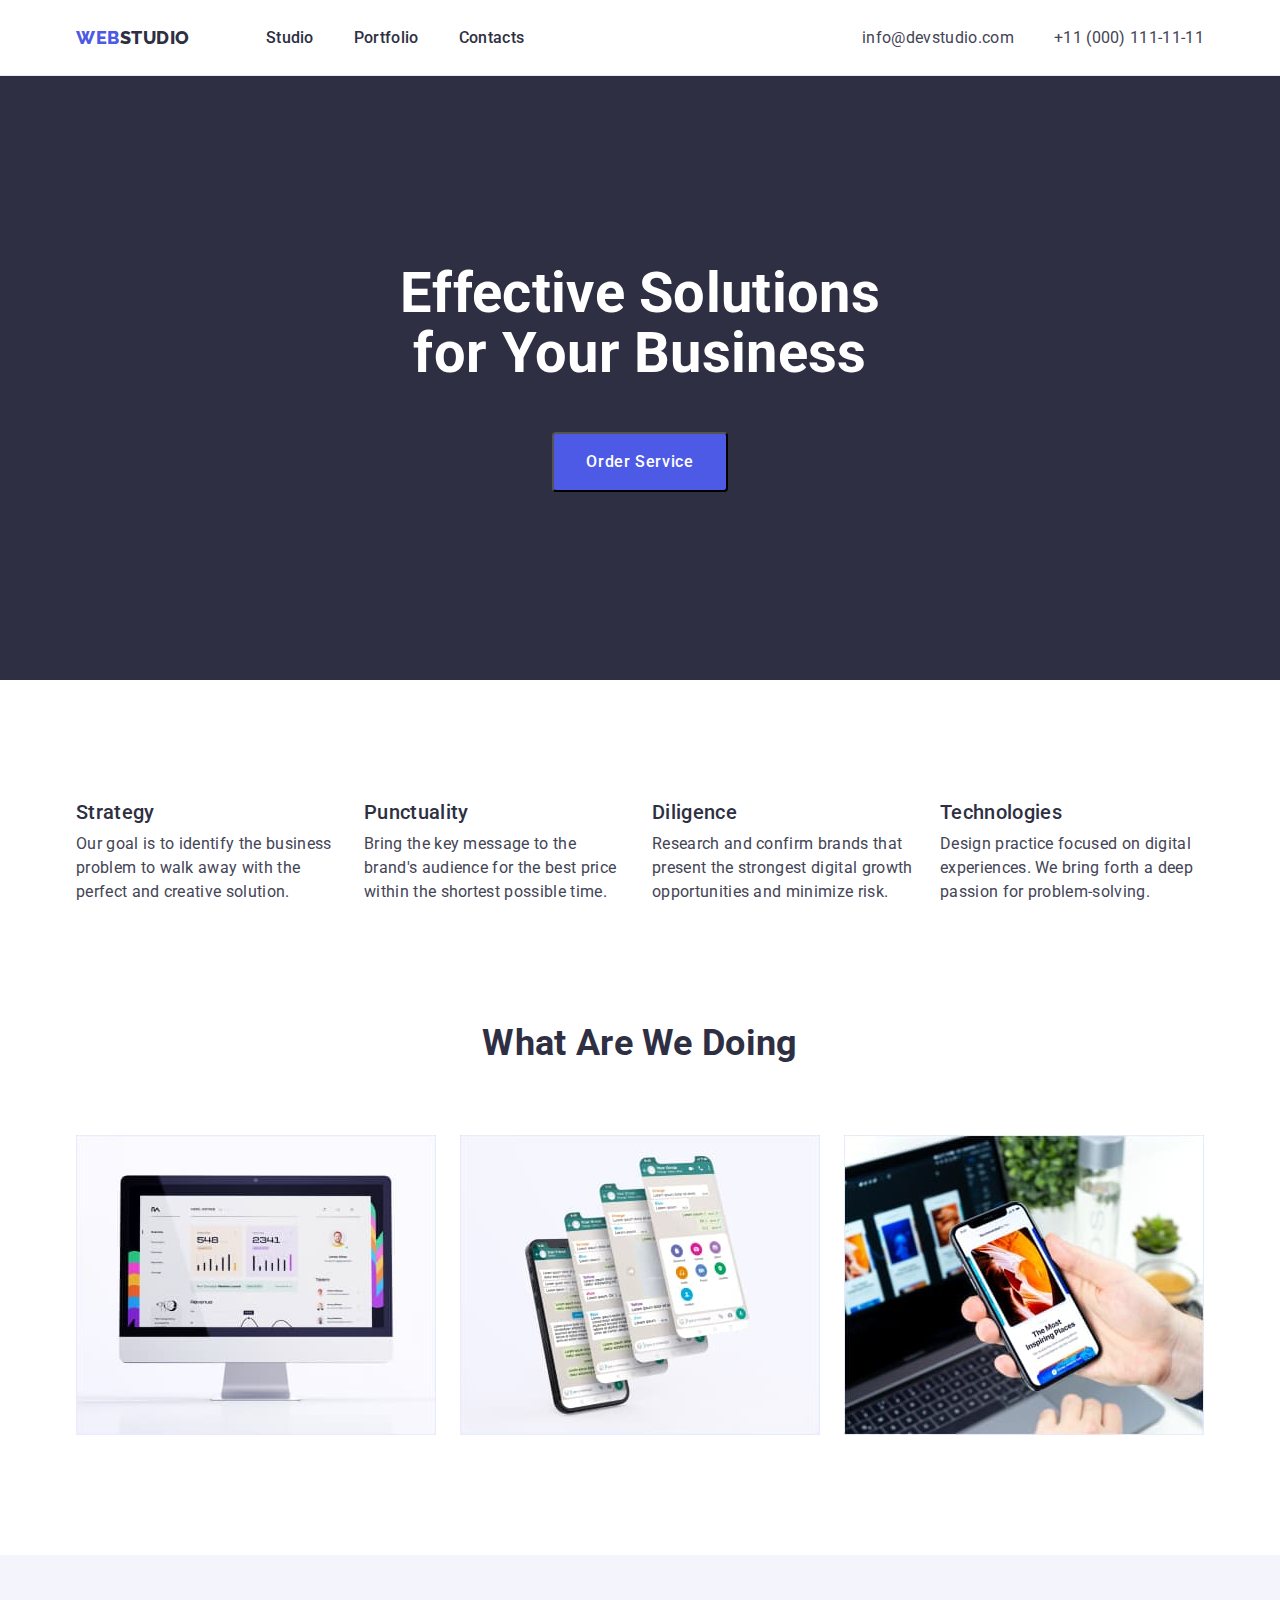
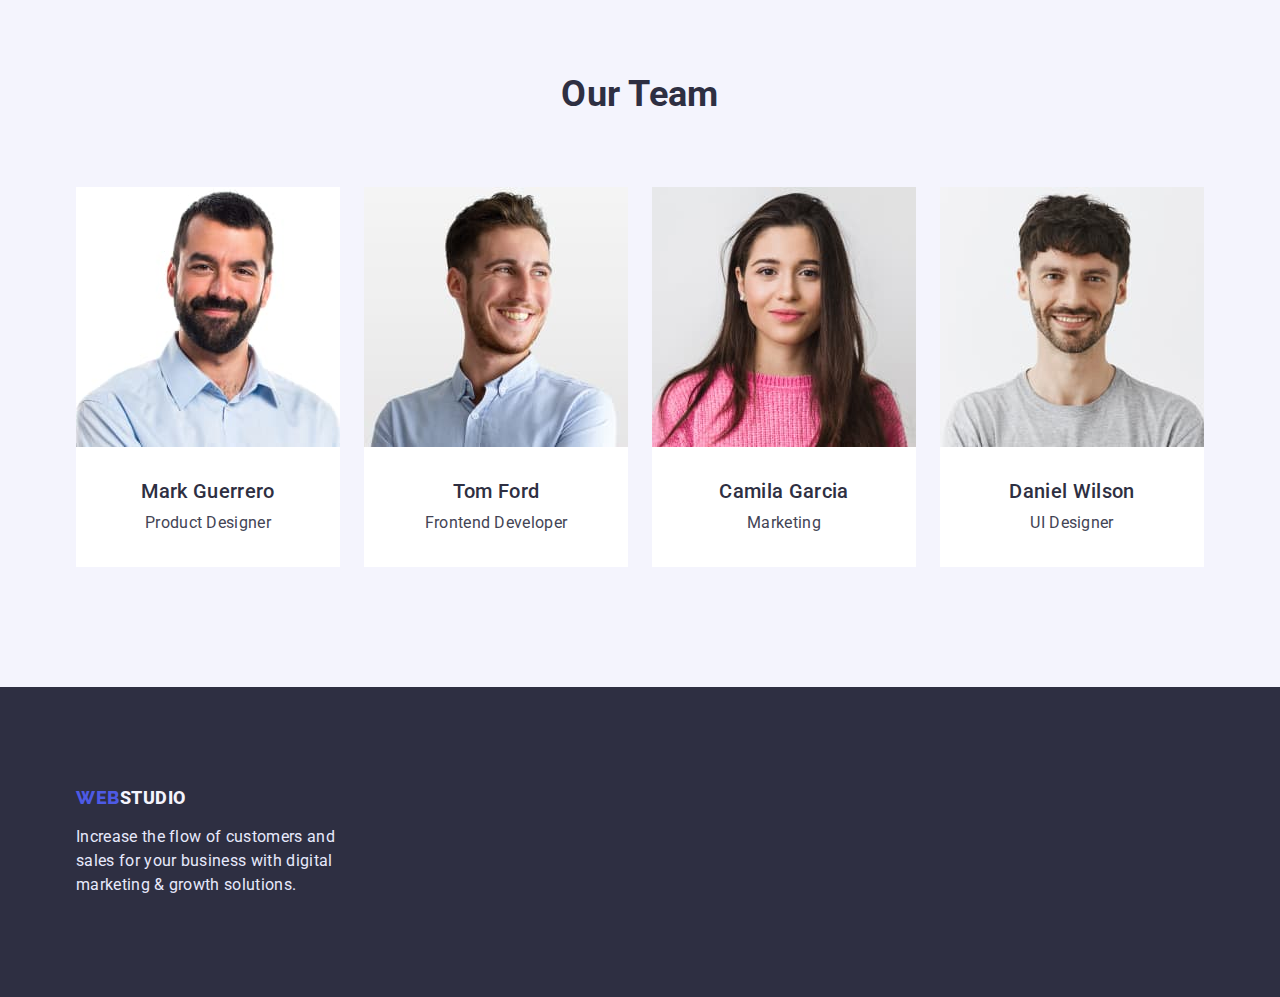
<file: index.html>
<!DOCTYPE html>
<html lang="en">
  <head>
    <meta charset="UTF-8" />
    <meta http-equiv="X-UA-Compatible" content="IE=edge" />
    <meta name="viewport" content="width=device-width, initial-scale=1.0" />
    <title>WebStudio</title>
    <link
      rel="stylesheet"
      href="https://cdnjs.cloudflare.com/ajax/libs/modern-normalize/1.1.0/modern-normalize.css"
      integrity="sha512-Y0MM+V6ymRKN2zStTqzQ227DWhhp4Mzdo6gnlRnuaNCbc+YN/ZH0sBCLTM4M0oSy9c9VKiCvd4Jk44aCLrNS5Q=="
      crossorigin="anonymous"
      referrerpolicy="no-referrer"
    />
    <link rel="preconnect" href="https://fonts.googleapis.com" />
    <link rel="preconnect" href="https://fonts.gstatic.com" crossorigin />
    <link
      href="https://fonts.googleapis.com/css2?family=Raleway:wght@800&family=Roboto:wght@400;500;700;900&display=swap"
      rel="stylesheet"
    />
    <link rel="stylesheet" href="./css/styles.css" />
  </head>
  <body>
    <!-- header -->
    <header class="header">
      <div class="container header-container">
        <nav class="navigation">
          <a href="./index.html" class="header-logo link"
            ><span class="logo-first-part">Web</span>Studio</a
          >
          <ul class="header-list list">
            <li>
              <a href="./index.html" class="header-links link navigation-links"
                >Studio</a
              >
            </li>
            <li>
              <a
                href="./portfolio.html"
                class="header-links link navigation-links"
                rel="noreferrer noopener nofollower"
                >Portfolio</a
              >
            </li>
            <li>
              <a href="" class="header-links link navigation-links">Contacts</a>
            </li>
          </ul>
        </nav>
        <address class="address">
          <ul class="list address-list">
            <li>
              <a
                href="mailto:info@devstudio.com"
                class="mail-tel header-links link"
                >info@devstudio.com</a
              >
            </li>
            <li>
              <a href="tel:+110001111111" class="mail-tel header-links link"
                >+11 (000) 111-11-11</a
              >
            </li>
          </ul>
        </address>
      </div>
    </header>
    <main>
      <!-- section 1  -->
      <section class="hero-section">
        <div class="container">
          <h1 class="hero-title">Effective Solutions for Your Business</h1>
          <button type="button" class="hero-btn btn">Order Service</button>
        </div>
      </section>
      <!-- section 2 -->
      <section class="section-about">
        <div class="container">
          <h2 class="visually-hidden">About Us</h2>
          <ul class="list section-ul">
            <li class="section-items">
              <h3 class="desc-titles">Strategy</h3>
              <p class="desc-paragraph">
                Our goal is to identify the business problem to walk away with
                the perfect and creative solution.
              </p>
            </li>
            <li class="section-items">
              <h3 class="desc-titles">Punctuality</h3>
              <p class="desc-paragraph">
                Bring the key message to the brand's audience for the best price
                within the shortest possible time.
              </p>
            </li>
            <li class="section-items">
              <h3 class="desc-titles">Diligence</h3>
              <p class="desc-paragraph">
                Research and confirm brands that present the strongest digital
                growth opportunities and minimize risk.
              </p>
            </li>
            <li class="section-items">
              <h3 class="desc-titles">Technologies</h3>
              <p class="desc-paragraph">
                Design practice focused on digital experiences. We bring forth a
                deep passion for problem-solving.
              </p>
            </li>
          </ul>
        </div>
      </section>
      <!-- section 3 -->
      <section class="section-three">
        <div class="container">
          <h2 class="introdution">What are we doing</h2>
          <ul class="list third-section-list">
            <li class="third-section-items">
              <img src="./images/section2.jpg" alt="monitor" width="360" />
            </li>
            <li class="third-section-items">
              <img src="./images/sect.2.jpg" alt="messenger" width="360" />
            </li>
            <li class="third-section-items">
              <img
                src="./images/section2photo.jpg"
                alt="mobile-phone"
                width="360"
              />
            </li>
          </ul>
        </div>
      </section>
      <!-- section 4 -->
      <section class="our-team">
        <div class="container">
          <h2 class="introdution">Our Team</h2>
          <ul class="list workers-list">
            <li class="employees">
              <img
                src="./images/first-worker.jpg"
                alt="first-worker"
                width="264"
              />
              <h3 class="name-of-workers">Mark Guerrero</h3>
              <p class="workers-activity">Product Designer</p>
            </li>
            <li class="employees">
              <img
                src="./images/second-worker.jpg"
                alt="second-worker"
                width="264"
              />
              <h3 class="name-of-workers">Tom Ford</h3>
              <p class="workers-activity">Frontend Developer</p>
            </li>
            <li class="employees">
              <img
                src="./images/third-worker.jpg"
                alt="third-worker"
                width="264"
              />
              <h3 class="name-of-workers">Camila Garcia</h3>
              <p class="workers-activity">Marketing</p>
            </li>
            <li class="employees">
              <img
                src="./images/fourth-worker.jpg"
                alt="forth-worker"
                width="264"
              />
              <h3 class="name-of-workers">Daniel Wilson</h3>
              <p class="workers-activity">UI Designer</p>
            </li>
          </ul>
        </div>
      </section>
    </main>
    <!-- footer -->
    <footer class="footer">
      <div class="container">
        <a href="./index.html" class="footer-full-logo link"
          ><span class="footer-logo">Web</span>Studio</a
        >
        <p class="footer-text">
          Increase the flow of customers and sales for your business with
          digital marketing & growth solutions.
        </p>
      </div>
    </footer>
  </body>
</html>
</file>
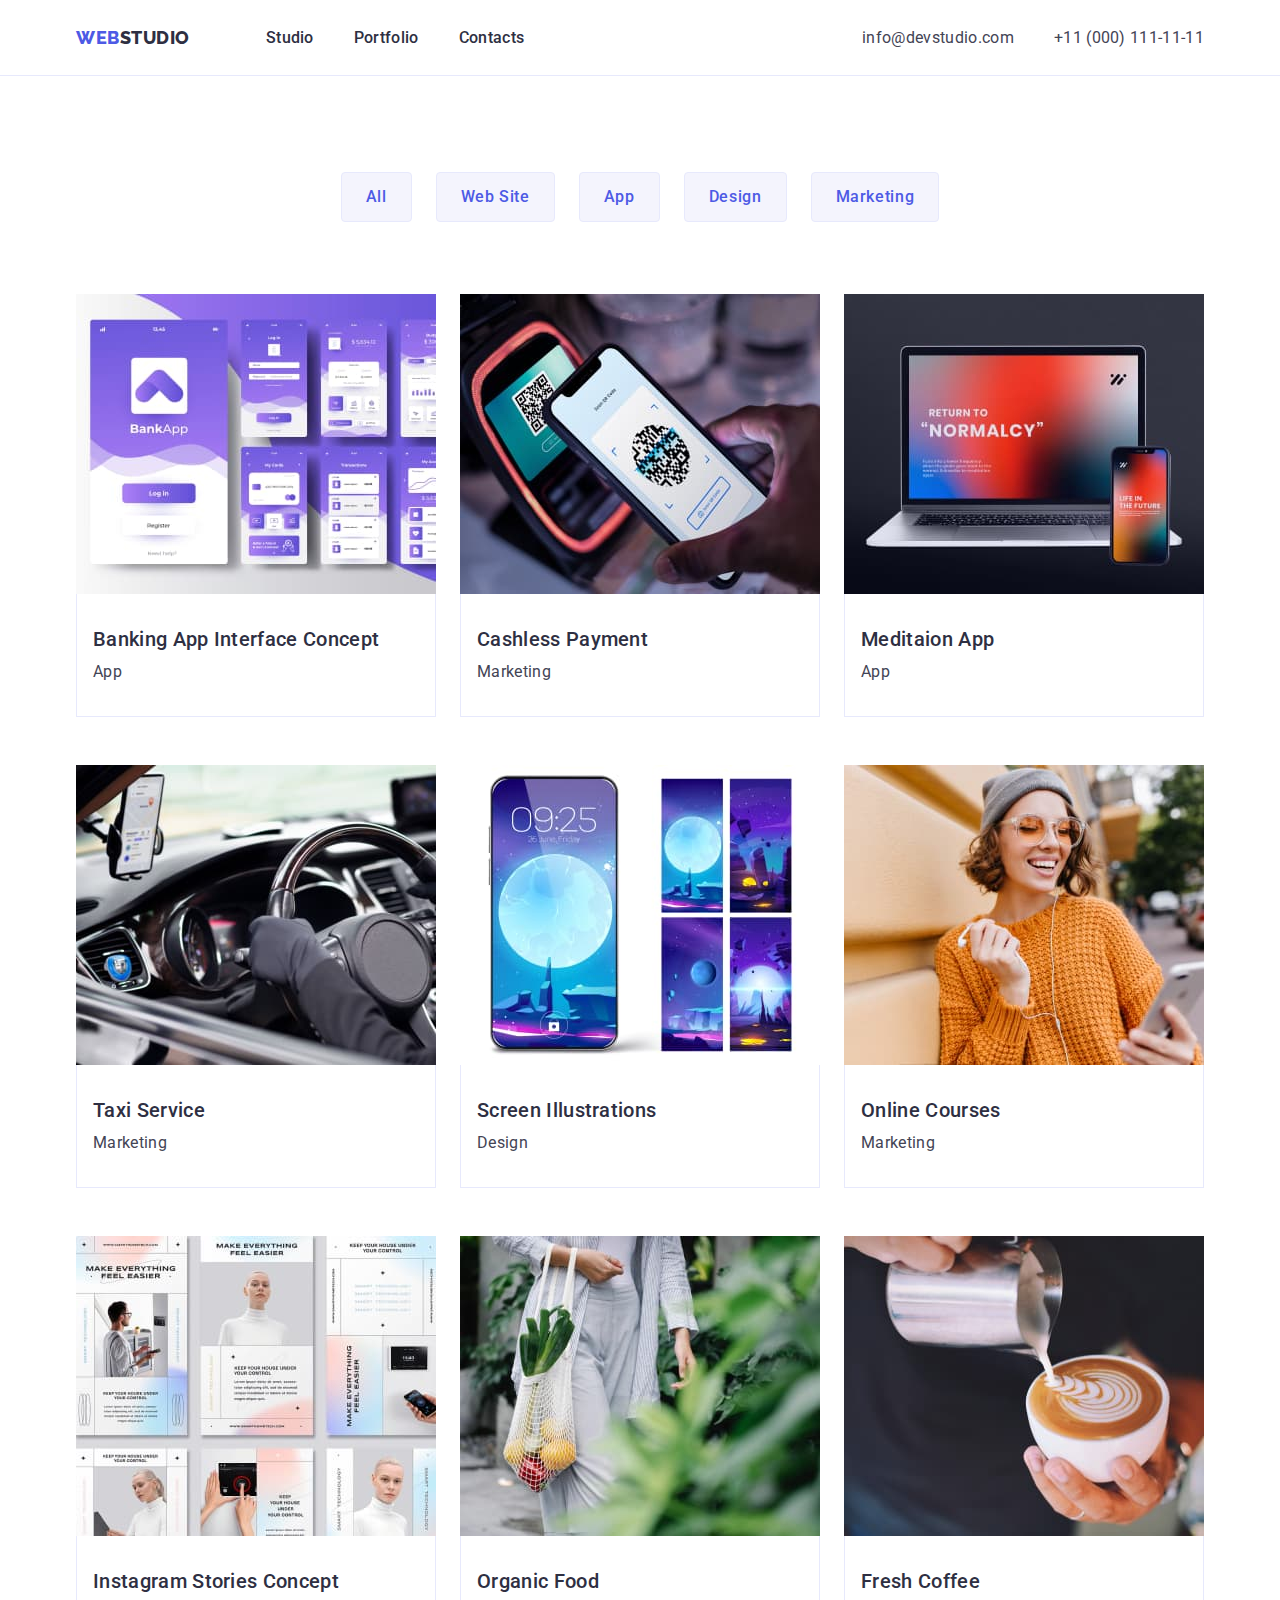
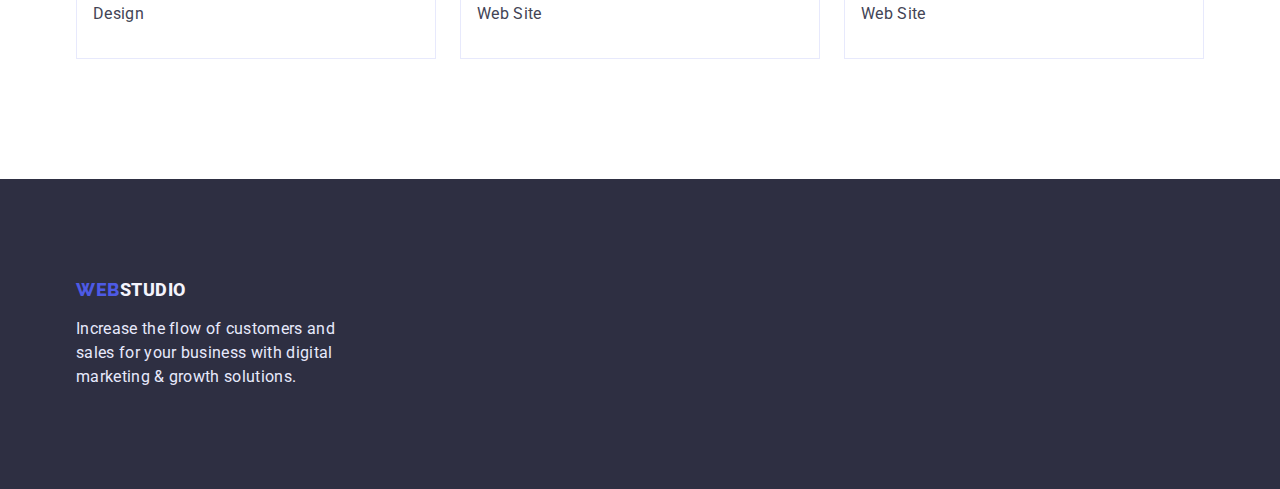
<file: portfolio.html>
<!DOCTYPE html>
<html lang="en">
  <head>
    <meta charset="UTF-8" />
    <meta http-equiv="X-UA-Compatible" content="IE=edge" />
    <meta name="viewport" content="width=device-width, initial-scale=1.0" />
    <title>Portfolio</title>
    <link rel="preconnect" href="https://fonts.googleapis.com" />
    <link rel="preconnect" href="https://fonts.gstatic.com" crossorigin />
    <link
      rel="stylesheet"
      href="https://cdnjs.cloudflare.com/ajax/libs/modern-normalize/1.1.0/modern-normalize.css"
      integrity="sha512-Y0MM+V6ymRKN2zStTqzQ227DWhhp4Mzdo6gnlRnuaNCbc+YN/ZH0sBCLTM4M0oSy9c9VKiCvd4Jk44aCLrNS5Q=="
      crossorigin="anonymous"
      referrerpolicy="no-referrer"
    />
    <link
      href="https://fonts.googleapis.com/css2?family=Raleway:wght@800&family=Roboto:wght@400;500;700;900&display=swap"
      rel="stylesheet"
    />

    <link rel="stylesheet" href="./css/styles.css" />
  </head>
  <body>
    <header class="header">
      <div class="container header-container">
        <nav class="navigation">
          <a href="./index.html" class="header-logo link"
            ><span class="logo-first-part">Web</span>Studio</a
          >
          <ul class="header-list list">
            <li>
              <a href="./index.html" class="header-links link navigation-links"
                >Studio</a
              >
            </li>
            <li>
              <a
                href="./portfolio.html"
                class="header-links link navigation-links"
                rel="noreferrer noopener nofollower"
                >Portfolio</a
              >
            </li>
            <li>
              <a href="" class="header-links link navigation-links">Contacts</a>
            </li>
          </ul>
        </nav>
        <address class="address">
          <ul class="list address-list">
            <li>
              <a
                href="mailto:info@devstudio.com"
                class="mail-tel header-links link"
                >info@devstudio.com</a
              >
            </li>
            <li>
              <a href="tel:+110001111111" class="mail-tel header-links link"
                >+11 (000) 111-11-11</a
              >
            </li>
          </ul>
        </address>
      </div>
    </header>
    <main>
      <section class="portfolio-section">
        <div class="container">
          <ul class="list buttons-list">
            <li class="buttons">
              <button type="button" class="list-button btn">All</button>
            </li>
            <li class="buttons">
              <button type="button" class="list-button btn">Web Site</button>
            </li>
            <li class="buttons">
              <button type="button" class="list-button btn">App</button>
            </li>
            <li class="buttons">
              <button type="button" class="list-button btn">Design</button>
            </li>
            <li class="buttons">
              <button type="button" class="list-button btn">Marketing</button>
            </li>
          </ul>
          <h2 class="visually-hidden">All Services</h2>
          <ul class="list images-list">
            <li class="image-item">
              <img
                src="./images/portfolio-image-1.jpg"
                width="360"
                height="300"
                alt="photo with description"
              />
              <div class="text-items">
                <h3 class="section-title">Banking App Interface Concept</h3>
                <p class="section-desc">App</p>
              </div>
            </li>
            <li class="image-item">
              <img
                src="./images/portfolio-image-2.jpg"
                width="360"
                height="300"
                alt="photo with description"
              />
              <div class="text-items">
                <h3 class="section-title">Cashless Payment</h3>
                <p class="section-desc">Marketing</p>
              </div>
            </li>
            <li class="image-item">
              <img
                src="./images/portfolio-image-3.jpg"
                width="360"
                height="300"
                alt="photo with description"
              />
              <div class="text-items">
                <h3 class="section-title">Meditaion App</h3>
                <p class="section-desc">App</p>
              </div>
            </li>
            <li class="image-item">
              <img
                src="./images/portfolio-image-4.jpg"
                width="360"
                alt="photo with description"
              />
              <div class="text-items">
                <h3 class="section-title">Taxi Service</h3>
                <p class="section-desc">Marketing</p>
              </div>
            </li>
            <li class="image-item">
              <img
                src="./images/portfolio-image-5.jpg"
                width="360"
                height="300"
                alt="photo with description"
              />
              <div class="text-items">
                <h3 class="section-title">Screen Illustrations</h3>
                <p class="section-desc">Design</p>
              </div>
            </li>
            <li class="image-item">
              <img
                src="./images/portfolio-image-6.jpg"
                width="360"
                height="300"
                alt="photo with description"
              />
              <div class="text-items">
                <h3 class="section-title">Online Courses</h3>
                <p class="section-desc">Marketing</p>
              </div>
            </li>
            <li class="image-item">
              <img
                src="./images/portfolio-image-7.jpg"
                width="360"
                height="300"
                alt="photo with description"
              />
              <div class="text-items">
                <h3 class="section-title">Instagram Stories Concept</h3>
                <p class="section-desc">Design</p>
              </div>
            </li>

            <li class="image-item">
              <img
                src="./images/portfolio-image-8.jpg"
                width="360"
                height="300"
                alt="photo with description"
              />
              <div class="text-items">
                <h3 class="section-title">Organic Food</h3>
                <p class="section-desc">Web Site</p>
              </div>
            </li>
            <li class="image-item">
              <img
                src="./images/portfolio-image-9.jpg"
                width="360"
                height="300"
                alt="photo with description"
              />
              <div class="text-items">
                <h3 class="section-title">Fresh Coffee</h3>
                <p class="section-desc">Web Site</p>
              </div>
            </li>
          </ul>
        </div>
      </section>
    </main>
    <footer class="portfolio-footer">
      <div class="container">
        <a href="./index.html" class="footer-full-logo link"
          ><span class="footer-logo">Web</span>Studio</a
        >
        <p class="portfolio-footer-text">
          Increase the flow of customers and sales for your business with
          digital marketing & growth solutions.
        </p>
      </div>
    </footer>
  </body>
</html>
</file>
<file: css/styles.css>
h1,
h2,
h3,
h4,
h5,
h6,
p {
  margin: 0;
}
body {
  font-family: "Roboto", sans-serif;
  color: #2e2f42;
  font-size: 16px;
  line-height: 1.5;
  letter-spacing: 0.02em;
  max-width: 1440px;
}

ul {
  margin: 0;
  padding: 0;
}
.list {
  list-style: none;
}
.link {
  text-decoration: none;
}
img {
  display: block;
  max-width: 100%;
  height: auto;
}
/* --------------------------------header-------------------- */
.container {
  width: 1158px;
  padding: 0 15px;
  margin: 0 auto;
}
.header {
  border-bottom: 1px solid #e7e9fc;
}

.header-container {
  display: flex;
}
.navigation {
  display: flex;
  align-items: center;
}
.address {
  display: flex;
  align-items: center;
  margin-left: auto;
}
.navigation-links {
  font-weight: 500;
  color: #2e2f42;
}

.header-logo {
  font-family: "Raleway", sans-serif;
  font-weight: 800;
  font-size: 18px;
  line-height: 1.5;
  letter-spacing: 0.03em;
  text-transform: uppercase;
  color: #2e2f42;
  padding: 24px 0px;
}
.header-links {
  padding: 24px 0px;
  display: block;
}
.header-list {
  display: flex;
  margin-left: 76px;
}
.header-list :not(:last-child) {
  margin-right: 40px;
}
.address-list {
  display: flex;
}
.address-list :not(:last-child) {
  margin-right: 40px;
}
.logo-first-part {
  color: #4d5ae5;
}
.header-links:hover,
.header-links:focus {
  color: #404bbf;
}
.mail-tel {
  font-style: normal;
  color: #434455;
}
/* --------------------------------Hero----------------------- */
.hero-section {
  background: #2e2f42;
  padding-top: 188px;
  padding-bottom: 188px;
}
.hero-title {
  font-weight: 700;
  font-size: 56px;
  line-height: 1.07;
  text-align: center;
  color: #ffffff;
  width: 494px;
  margin: 0 auto 48px;
}
.hero-btn {
  font-weight: 500;
  font-size: 16px;
  line-height: 1.5;
  letter-spacing: 0.04em;
  color: #ffffff;
  background-color: #4d5ae5;
  padding: 16px 32px;
  margin: 0 auto;
  border-radius: 4px;
  display: flex;
  flex-direction: row;
  align-items: flex-start;
}
.hero-btn:hover,
.hero-btn:focus {
  background-color: #404bbf;
}
.section-about {
  padding: 120px 0;
}
.section-ul {
  display: flex;
  align-items: center;
  justify-content: center;
}
.section-items {
  margin-right: 24px;
  width: 264px;
}
.section-items:last-child {
  margin-right: 0;
}
.desc-titles {
  font-weight: 500;
  line-height: 1.2;
  font-size: 20px;
  margin-bottom: 8px;
}
.desc-paragraph {
  color: #434455;
}
.visually-hidden {
  position: absolute;
  width: 1px;
  height: 1px;
  margin: -1px;
  border: 0;
  padding: 0;
  white-space: nowrap;
  clip-path: inset(100%);
  clip: rect(0 0 0 0);
  overflow: hidden;
}
/*=================== section 2 ===========================*/
.section-three {
  padding-bottom: 120px;
}
.introdution {
  font-weight: 700;
  font-size: 36px;
  line-height: 1.1;
  text-align: center;
  text-transform: capitalize;
  margin-bottom: 72px;
}
.workers-list {
  display: flex;
  justify-content: center;
  align-items: center;
}
.employees {
  background-color: white;
}
.employees:not(:last-child) {
  margin-right: 24px;
}
.workers {
  display: flex;
  align-items: center;
  justify-content: center;
}
.third-section-list {
  display: flex;
}
.third-section-items:not(:last-child) {
  margin-right: 24px;
}

.name-of-workers {
  padding-top: 32px;
  margin-bottom: 8px;
  font-weight: 500;
  font-size: 20px;
  line-height: 1.2;
  text-align: center;
}
.workers-activity {
  padding-bottom: 32px;
  color: #434455;
  text-align: center;
}
.our-team {
  background-color: #f4f4fd;
  padding: 120px 0;
}
.workers-items:not(:last-child) {
  margin-right: 24px;
}
.footer {
  background: #2e2f42;
  padding-bottom: 100px;
  padding-top: 100px;
}
.footer-full-logo {
  display: inline-block;
  font-family: "Raleway" sans-serif;
  font-weight: 800;
  font-size: 18px;
  line-height: 1.16;
  letter-spacing: 0.03em;
  text-transform: uppercase;
  color: #f4f4fd;
  margin-bottom: 16px;
}
.footer-logo {
  font-family: "Raleway";
  font-style: normal;
  font-weight: 800;
  font-size: 18px;
  line-height: 1.16;
  letter-spacing: 0.03em;
  text-transform: uppercase;
  color: #4d5ae5;
}

.footer-text {
  color: #e7e9fc;
  width: 264px;
}
.list-button {
  display: block;
  padding: 12px 24px;
  background: #f4f4fd;
  font-weight: 500;
  font-size: 16px;
  line-height: 1.5;
  display: flex;
  align-items: center;
  text-align: center;
  letter-spacing: 0.04em;
  color: #4d5ae5;
  border: 1px solid #e7e9fc;
  border-radius: 4px;
}

.list-button:hover {
  background-color: #404bbf;
  color: #ffffff;
  border-color: #404bbf;
}
.section-title {
  font-weight: 500;
  font-size: 20px;
  line-height: 1.3;
  color: #2e2f42;
  margin-bottom: 8px;
}
.section-desc {
  color: #434455;
}
.btn {
  cursor: pointer;
  font-family: inherit;
}
.portfolio-section {
  padding-bottom: 120px;
  padding-top: 96px;
}
.buttons-list {
  display: flex;
  align-items: center;
  justify-content: center;
  margin-bottom: 72px;
}
.buttons:not(:last-child) {
  margin-right: 24px;
}
.text-items {
  border: 1px solid #e7e9fc;
  border-top: none;
  padding: 32px 16px;
}
.images-list {
  display: flex;
  flex-wrap: wrap;
}
.image-item {
  margin-right: 24px;
  margin-bottom: 48px;
}
.image-item:nth-last-child(-n + 3) {
  margin-bottom: 0px;
}

.image-item:nth-child(3n) {
  margin-right: 0;
}
.portfolio-container {
  padding-bottom: 100px;
  padding-left: 156px;
  padding-top: 100px;
}
.portfolio-footer {
  background: #2e2f42;
  height: 310px;
  padding: 100px 0px 156px;
}
.portfolio-footer-text {
  color: #e7e9fc;
  width: 264px;
}
</file>
